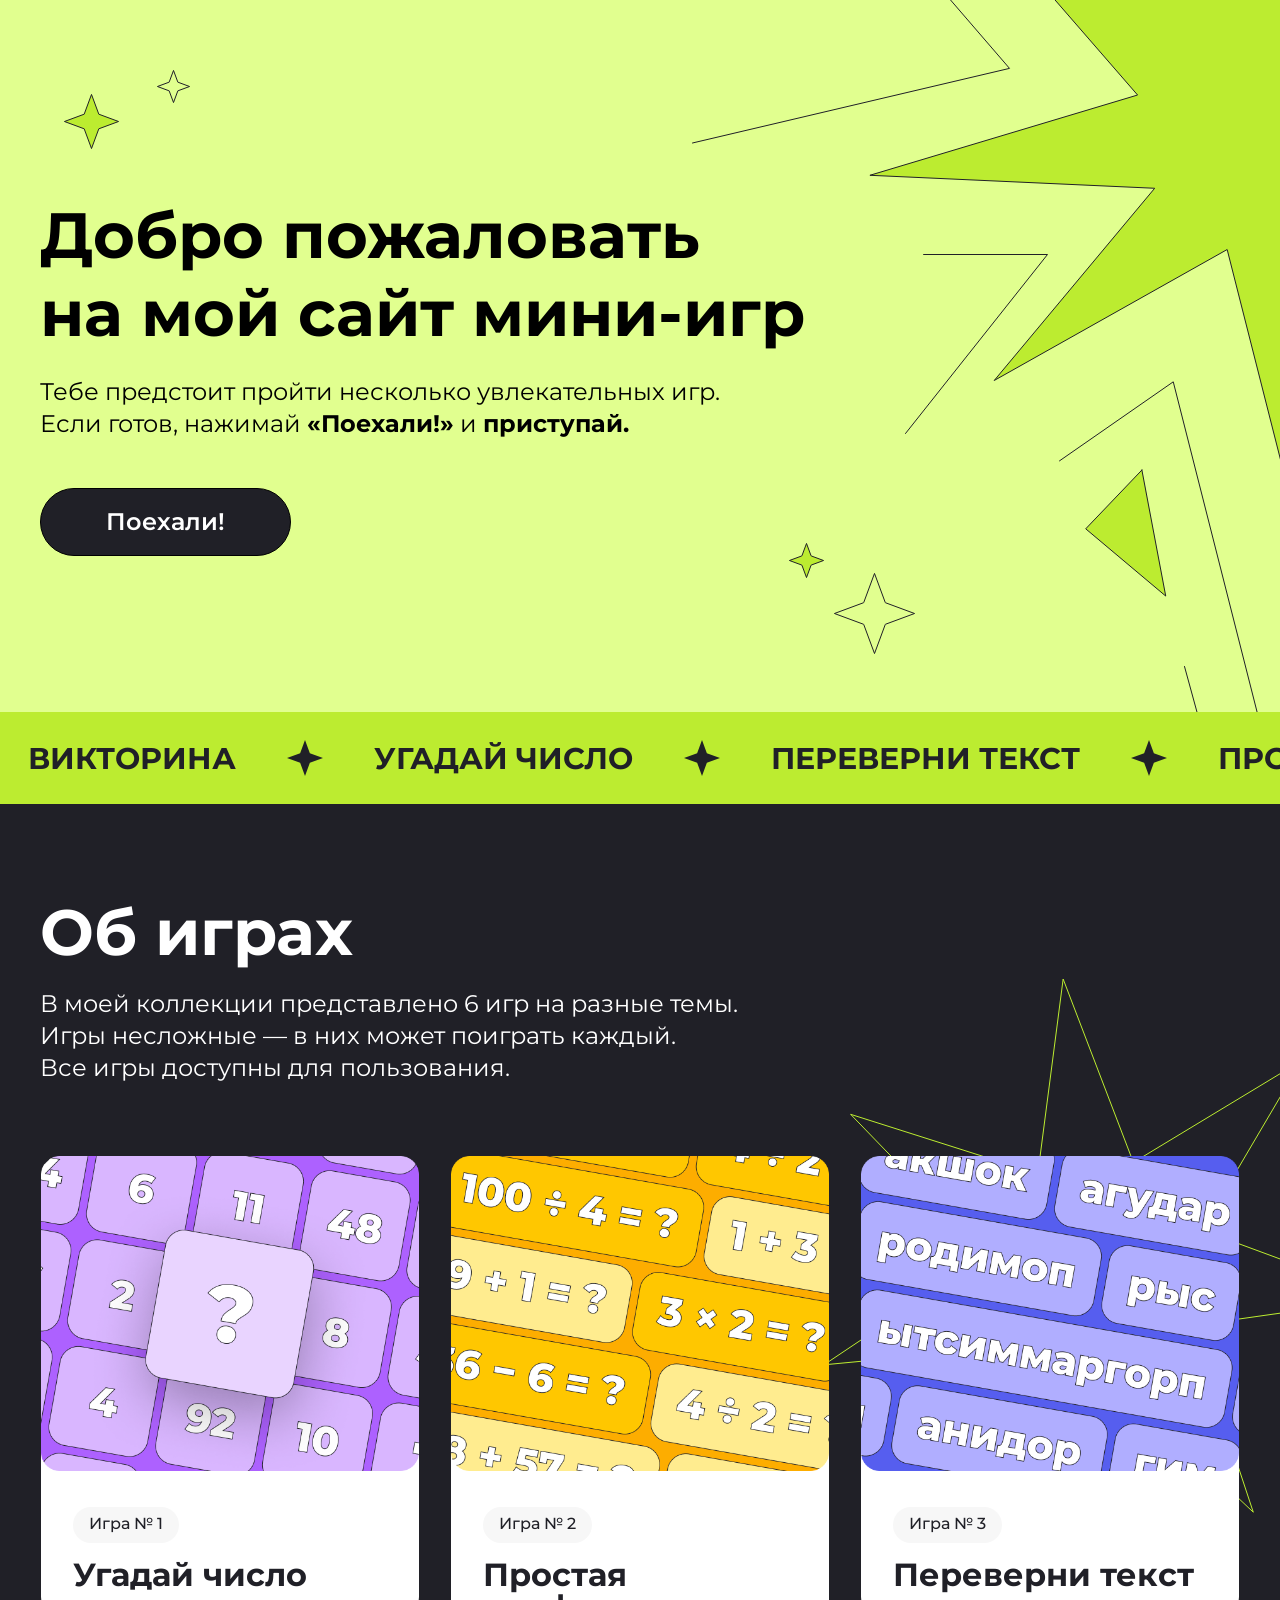
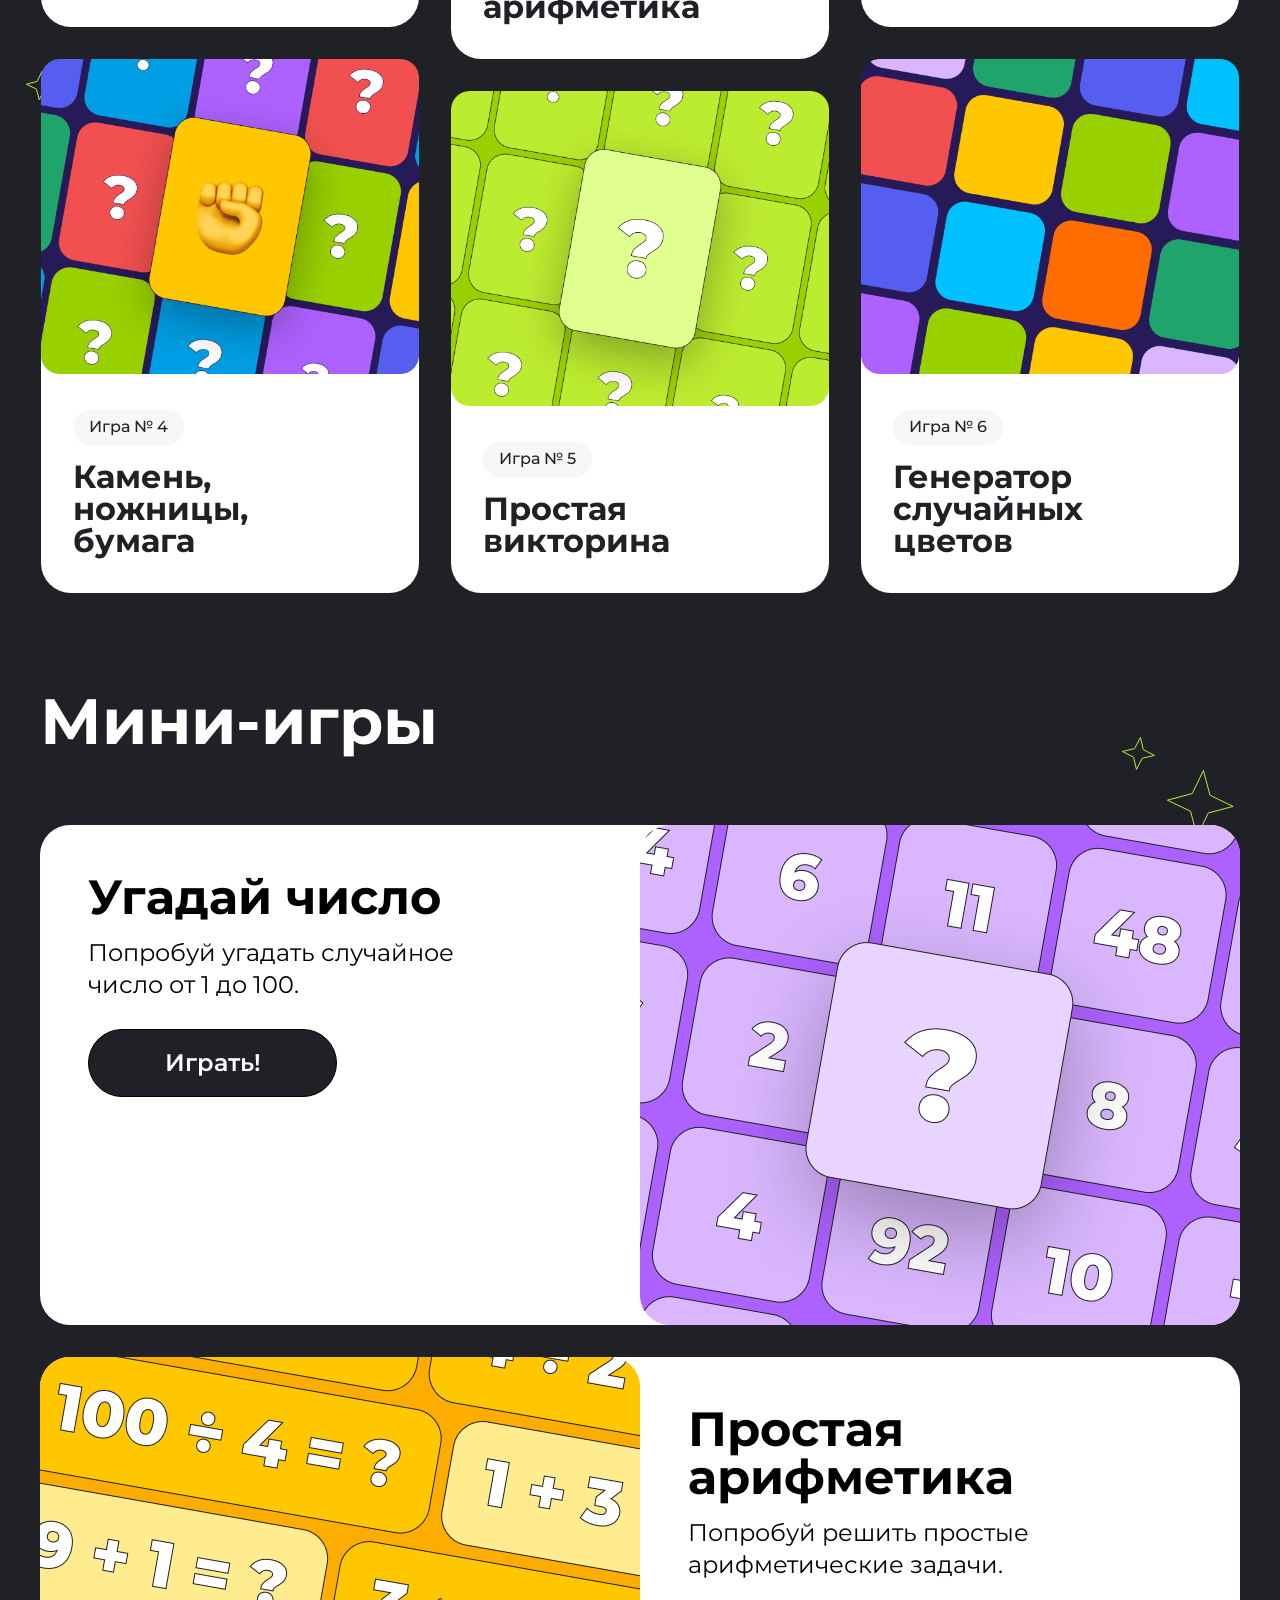
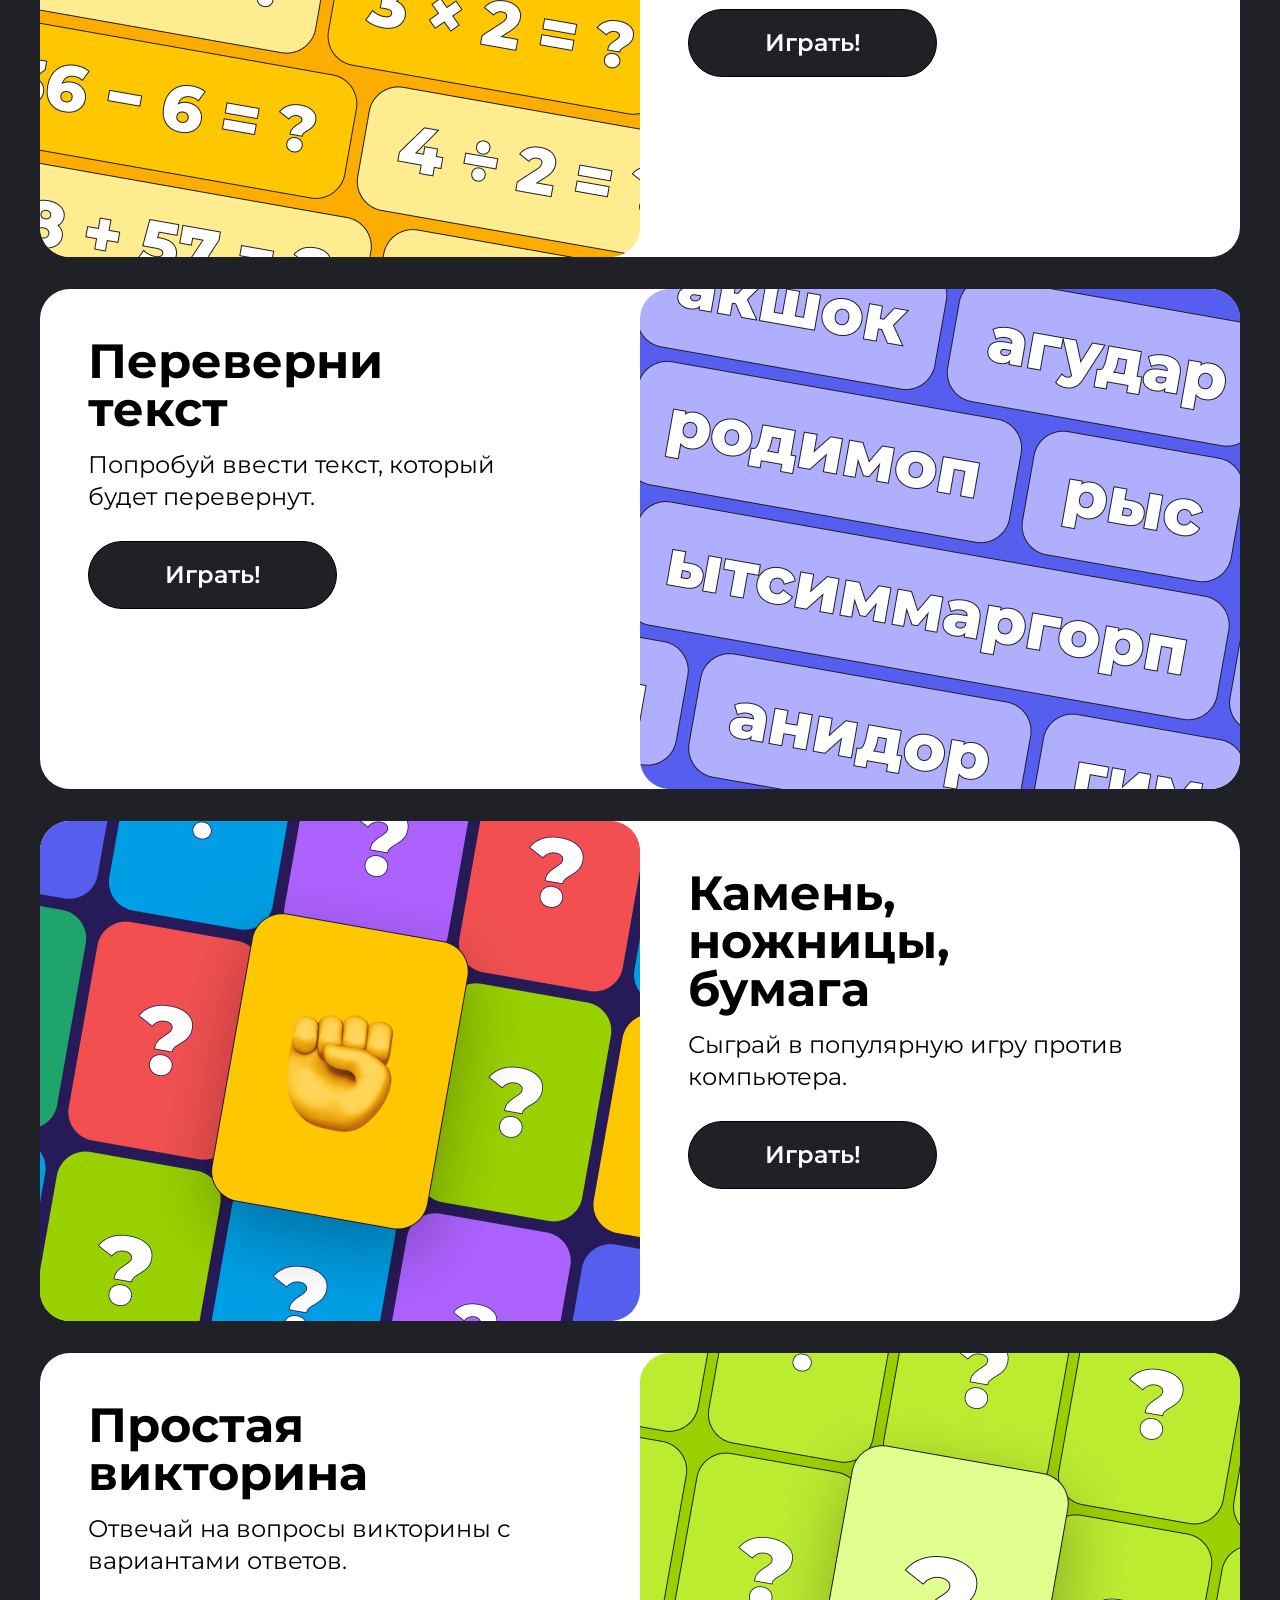
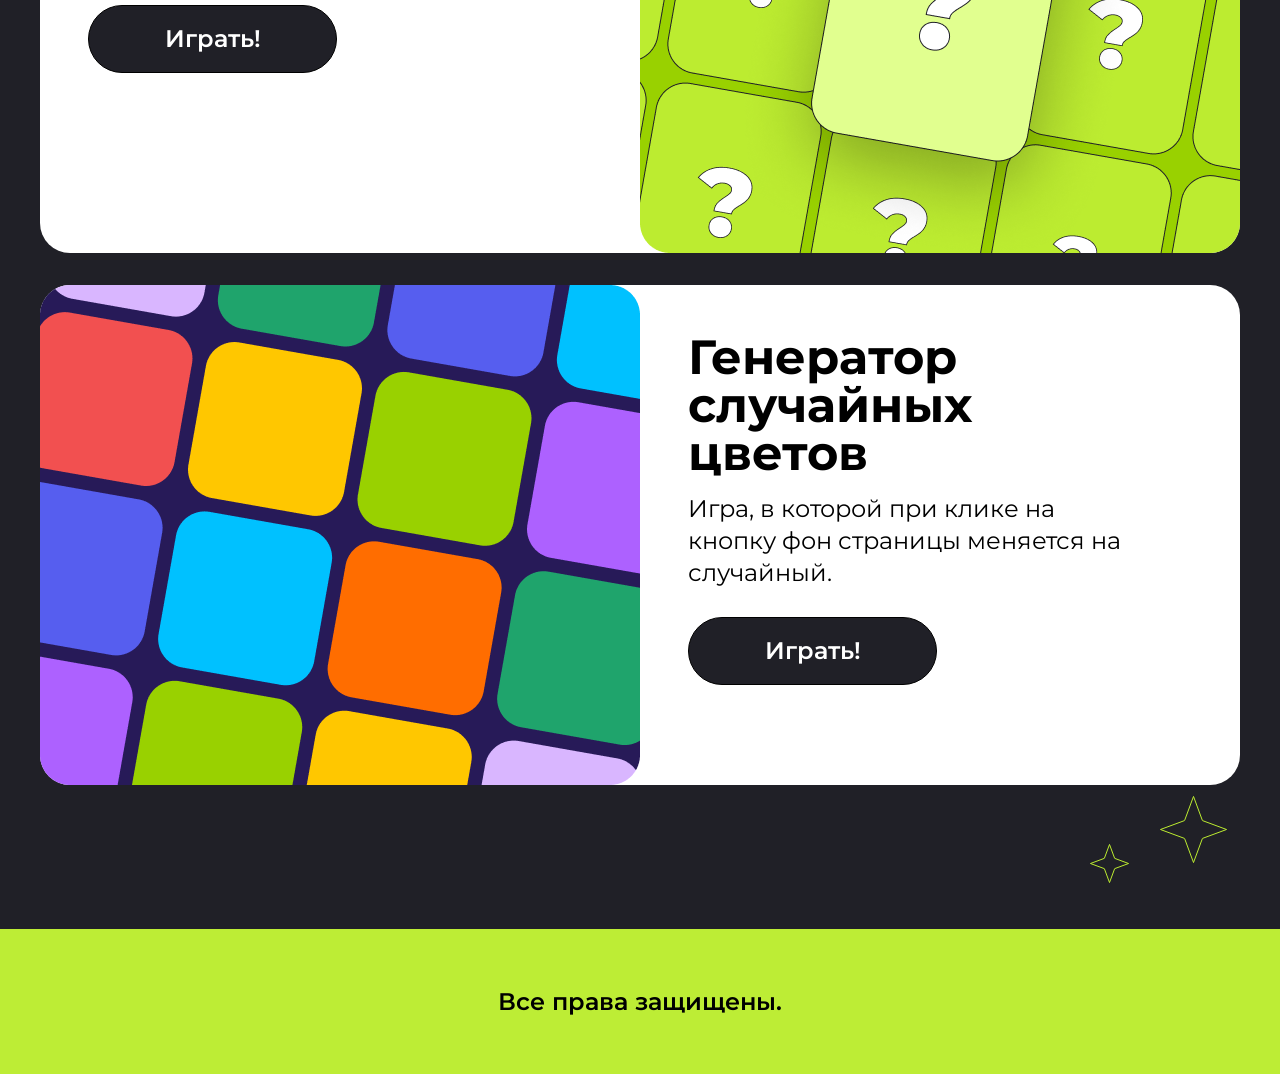
<file: index.html>
<!DOCTYPE html>
<html lang="en">

<head>
    <meta charset="UTF-8" />
    <meta name="viewport" content="width=device-width, initial-scale=1.0" />
    <title>Document</title>
    <link rel="preconnect" href="https://fonts.googleapis.com">
    <link rel="preconnect" href="https://fonts.gstatic.com" crossorigin>
    <link href="https://fonts.googleapis.com/css2?family=Montserrat:ital,wght@0,100..900;1,100..900&display=swap"
        rel="stylesheet">
    <link rel="stylesheet" type="text/css" href="style.css" />
</head>

<body>
    <section class="top">
        <div class="top__info center">
            <h1 class="top__title">Добро пожаловать<br>на мой сайт мини-игр</h1>
            <p class="top__subtitle">Тебе предстоит пройти несколько увлекательных игр. Если готов,
                нажимай <b>«Поехали!»</b> и <b>приступай.</b></p>
            <a class="top__button" href="#about">Поехали!</a>
        </div>
        <svg class="star_1 bg_elements" width="57" height="57" viewBox="0 0 57 57" fill="none">
            <path
                d="M35.7285 20.9756L35.8086 21.1914L36.0244 21.2715L55.5586 28.5L36.0244 35.7285L35.8086 35.8086L35.7285 36.0244L28.5 55.5586L21.2715 36.0244L21.1914 35.8086L20.9756 35.7285L1.44043 28.5L20.9756 21.2715L21.1914 21.1914L21.2715 20.9756L28.5 1.44043L35.7285 20.9756Z"
                fill="#BCEC30" stroke="#202027" />
        </svg>

        <svg class="star_2 bg_elements" width="35" height="35" viewBox="0 0 35 35" fill="none">
            <path
                d="M21.7578 12.9473L21.8379 13.1621L22.0527 13.2422L33.5586 17.5L22.0527 21.7578L21.8379 21.8379L21.7578 22.0527L17.5 33.5586L13.2422 22.0527L13.1621 21.8379L12.9473 21.7578L1.44043 17.5L12.9473 13.2422L13.1621 13.1621L13.2422 12.9473L17.5 1.44043L21.7578 12.9473Z"
                stroke="#202027" />
        </svg>

        <svg class="star_3 bg_elements" width="37" height="37" viewBox="0 0 37 37" fill="none">
            <path
                d="M23.0273 13.6768L23.1074 13.8926L23.3232 13.9727L35.5586 18.5L23.3232 23.0273L23.1074 23.1074L23.0273 23.3232L18.5 35.5586L13.9727 23.3232L13.8926 23.1074L13.6768 23.0273L1.44043 18.5L13.6768 13.9727L13.8926 13.8926L13.9727 13.6768L18.5 1.44043L23.0273 13.6768Z"
                fill="#BCEC30" stroke="#202027" />
        </svg>

        <svg class="star_4 bg_elements" width="83" height="83" viewBox="0 0 83 83" fill="none">
            <path
                d="M52.2402 30.4648L52.3193 30.6807L52.5352 30.7598L81.5586 41.5L52.5352 52.2402L52.3193 52.3193L52.2402 52.5352L41.5 81.5586L30.7598 52.5352L30.6807 52.3193L30.4648 52.2402L1.44043 41.5L30.4648 30.7598L30.6807 30.6807L30.7598 30.4648L41.5 1.44043L52.2402 30.4648Z"
                stroke="#202027" />
        </svg>

        <svg class="super_star bg_elements invisible-mob" width="413" height="528" viewBox="0 0 413 528" fill="none">
            <path
                d="M533.96 48.4061C543.388 51.031 805.793 161.965 805.793 161.965L527.388 191.848L703.271 417.66L455.314 263.412L430.049 524.856L360.161 249.531L127.215 380.493L287.683 188.266L2.90706 175.289L270.58 95.0267L71.6813 -134.041L351.313 -2.49639L415.308 -256.31L444.045 -1.9517L698.758 -177.398L533.96 48.4061Z"
                fill="#BCEC30" stroke="#202027" stroke-miterlimit="10" stroke-linecap="round" />
        </svg>

        <svg class="big_star bg_elements" width="160" height="155" viewBox="0 0 160 155" fill="none">
            <path
                d="M163.245 10.1084C166.091 10.8901 245.303 43.9262 245.303 43.9262L161.261 52.8254L214.355 120.072L139.504 74.1373L131.878 151.995L110.781 70.0034L40.4614 109.004L88.9017 51.7587L2.93664 47.8942L83.7388 23.992L23.6975 -44.2245L108.11 -5.05042L127.428 -80.6362L136.103 -4.88821L212.993 -57.1361L163.245 10.1084Z"
                fill="#BCEC30" stroke="#202027" stroke-miterlimit="10" stroke-linecap="round" />
        </svg>
        <svg class="ray_1 bg_elements invisible-mob" width="319" height="154" viewBox="0 0 319 154" fill="none">
            <path d="M241.293 -10L317.5 78.3799L0.5 153" stroke="#202027" stroke-linecap="round" />
        </svg>

        <svg class="ray_2 bg_elements invisible-mob" width="144" height="180" viewBox="0 0 144 180" fill="none">
            <path d="M18.5824 0.5H142.5L0.5 179.5" stroke="#202027" stroke-linecap="round" />
        </svg>

        <svg class="ray_3 bg_elements invisible-mob" width="216" height="420" viewBox="0 0 216 420" fill="none">
            <path d="M0.5 79.8677L114.26 0.822235L220.382 418.822" stroke="#202027" stroke-linecap="round" />
        </svg>

        <svg class="ray_4 bg_elements invisible-mob" width="35" height="125" viewBox="0 0 35 125" fill="none">
            <path d="M0.5 0.500122L34.5 124.5" stroke="#202027" stroke-linecap="round" />
        </svg>

        <svg class="triangle bg_elements invisible-mob" width="82" height="129" viewBox="0 0 82 129" fill="none">
            <path d="M56.8884 1.04858L0.729492 59.8133L80.7295 127.049L56.8884 1.04858Z" fill="#BCEC30" stroke="#202027"
                stroke-linecap="round" />
        </svg>
        <div class="ribbon">
            <div class="ribbon-track">
                <div class="ribbon-flex">
                    <a class="ribbon__link" href="#">Викторина</a>
                    <img class="ribbon__delimiter" src="./img/Star_delimiter.svg" alt="star">
                    <a class="ribbon__link" href="#">угадай число</a>
                    <img class="ribbon__delimiter" src="./img/Star_delimiter.svg" alt="star">
                    <a class="ribbon__link" href="#">Переверни текст</a>
                    <img class="ribbon__delimiter" src="./img/Star_delimiter.svg" alt="star">
                    <a class="ribbon__link" href="#">Простая арифметика</a>
                    <img class="ribbon__delimiter" src="./img/Star_delimiter.svg" alt="star">
                    <a class="ribbon__link" href="#">Камень, ножницы, бумага</a>
                    <img class="ribbon__delimiter" src="./img/Star_delimiter.svg" alt="star">
                    <a class="ribbon__link" href="#">Генератор случайных цветов</a>
                    <img class="ribbon__delimiter" src="./img/Star_delimiter.svg" alt="star">
                </div>

                <div class="ribbon-flex">
                    <a class="ribbon__link" href="#">Викторина</a>
                    <img class="ribbon__delimiter" src="./img/Star_delimiter.svg" alt="star">
                    <a class="ribbon__link" href="#">угадай число</a>
                    <img class="ribbon__delimiter" src="./img/Star_delimiter.svg" alt="star">
                    <a class="ribbon__link" href="#">Переверни текст</a>
                    <img class="ribbon__delimiter" src="./img/Star_delimiter.svg" alt="star">
                    <a class="ribbon__link" href="#">Простая арифметика</a>
                    <img class="ribbon__delimiter" src="./img/Star_delimiter.svg" alt="star">
                    <a class="ribbon__link" href="#">Камень, ножницы, бумага</a>
                    <img class="ribbon__delimiter" src="./img/Star_delimiter.svg" alt="star">
                    <a class="ribbon__link" href="#">Генератор случайных цветов</a>
                    <img class="ribbon__delimiter" src="./img/Star_delimiter.svg" alt="star">
                </div>
            </div>
        </div>
    </section>
    <section class="about-games center" id="about">
        <h2 class="about-games__title">Об играх</h2>
        <p class="about-games__desc">В моей коллекции представлено 6 игр на разные темы.<br>Игры несложные — в них может
            поиграть каждый.<br>Все игры доступны для пользования.</p>
        <div class="about-content">
            <a class="about-content__links" href="#mini_guessthenumber">
                <article class="gamecard">
                    <img class="gamecard__image" src="./img/guessTHEnumber.png" alt="Угадай число" />
                    <span class="gamecard__number">Игра № 1</span>
                    <h3 class="gamecard__name">Угадай число</h3>
                </article>
            </a>
            <a class="about-content__links" href="#mini_simpleMath">
                <article class="gamecard">
                    <img class="gamecard__image" src="./img/simpleMath.png" alt="Простая арифметика" />
                    <span class="gamecard__number">Игра № 2</span>
                    <h3 class="gamecard__name">Простая арифметика</h3>
                </article>
            </a>
            <a class="about-content__links" href="#mini_textRoll">
                <article class="gamecard">
                    <img class="gamecard__image" src="./img/textRoll.png" alt="Переверни текст" />
                    <span class="gamecard__number">Игра № 3</span>
                    <h3 class="gamecard__name">Переверни текст</h3>
                </article>
            </a>
            <a class="about-content__links" href="#mini_rockPaperScissors">
                <article class="gamecard">
                    <img class="gamecard__image" src="./img/rockPaperScissors.png" alt="Камень, ножницы, бумага" />
                    <span class="gamecard__number">Игра № 4</span>
                    <h3 class="gamecard__name">Камень, ножницы, <br>бумага</h3>
                </article>
            </a>
            <a class="about-content__links about-content__links_alignment" href="#mini_simpleQuiz">
                <article class="gamecard">
                    <img class="gamecard__image" src="./img/simpleQuiz.png" alt="Простая викторина" />
                    <span class="gamecard__number">Игра № 5</span>
                    <h3 class="gamecard__name">Простая викторина</h3>
                </article>
            </a>
            <a class="about-content__links" href="#mini_rndColorGenerator">
                <article class="gamecard">
                    <img class="gamecard__image" src="./img/rndColorGenerator.png" alt="Генератор случайных цветов" />
                    <span class="gamecard__number">Игра № 6</span>
                    <h3 class="gamecard__name">Генератор случайных цветов</h3>
                </article>
            </a>
        </div>
        <svg class="about-games__smallstar bg_elements" width="32" height="32" viewBox="0 0 32 32" fill="none">
            <path
                d="M19.7299 11.9161L19.7892 12.1376L19.9965 12.2378L29.7633 16.9489L19.282 19.7302L19.0596 19.7894L18.9593 19.9966L14.2472 29.7633L11.467 19.2822L11.4077 19.0597L11.2015 18.9596L1.43379 14.2474L11.9159 11.4672L12.1374 11.4079L12.2375 11.2016L16.9487 1.43385L19.7299 11.9161Z"
                stroke="#BCEC30" />
        </svg>
        <svg class="about-games__medstar bg_elements" width="55" height="55" viewBox="0 0 55 55" fill="none">
            <path
                d="M34.7324 20.6642L34.7916 20.8867L34.999 20.9859L52.9165 29.6301L33.6881 34.7321L33.4657 34.7914L33.3655 34.9986L24.7213 52.9162L19.6193 33.6878L19.561 33.4654L19.3538 33.3652L1.43523 24.7209L20.6646 19.619L20.887 19.5607L20.9862 19.3534L29.6305 1.43487L34.7324 20.6642Z"
                stroke="#BCEC30" />
        </svg>
        <svg class="about-games__bigstar bg_elements" width="458" height="567" viewBox="0 0 458 567" fill="none">
            <path
                d="M311.162 184.877L311.375 185.435L311.886 185.126L479.433 83.8166L380.125 252.557L379.822 253.073L380.383 253.28L564.053 321.108L370.209 348.674L369.617 348.758L369.804 349.326L431.29 535.214L288.88 400.849L288.444 400.439L288.117 400.94L181.119 564.91L197.379 369.793L197.429 369.197L196.833 369.254L1.9221 387.833L164.611 278.892L165.107 278.56L164.691 278.129L28.6398 137.326L215.247 196.597L215.818 196.778L215.895 196.186L241.152 2.02586L311.162 184.877Z"
                stroke="#BCEC30" />
        </svg>
    </section>
    <section class="mini-games center">
        <h2 class="mini-games__title">Мини-игры</h2>
        <div class="mini-content">
            <article class="game" id="mini_guessthenumber">
                <div class="game__overview">
                    <h3 class="game__name">Угадай число</h3>
                    <span class="game__desc">Попробуй угадать случайное число от 1 до 100.</span>
                    <a class="game__button" onclick="guessTheNumber()" >Играть!</a>
                </div>
                <img class="game__image" src="./img/guessTHEnumber.png" alt="Угадай число" />
            </article>
            <article class="game" id="mini_simpleMath">
                <div class="game__overview">
                    <h3 class="game__name">Простая арифметика</h3>
                    <span class="game__desc">Попробуй решить простые арифметические задачи.</span>
                    <a class="game__button" onclick="simpleMath()">Играть!</a>
                </div>
                <img class="game__image" src="./img/simpleMath.png" alt="Простая арифметика" />
            </article>
            <article class="game" id="mini_textRoll">
                <div class="game__overview">
                    <h3 class="game__name">Переверни текст</h3>
                    <span class="game__desc">Попробуй ввести текст, который будет перевернут.</span>
                    <a class="game__button" onclick="textRoll()">Играть!</a>
                </div>
                <img class="game__image" src="./img/textRoll.png" alt="Переверни текст" />
            </article>
            <article class="game" id="mini_rockPaperScissors">
                <div class="game__overview">
                    <h3 class="game__name">Камень, ножницы, бумага</h3>
                    <span class="game__desc">Сыграй в популярную игру против компьютера.</span>
                    <a class="game__button" onclick="rockPaperScissors()">Играть!</a>
                </div>
                <img class="game__image" src="./img/rockPaperScissors.png" alt="Камень, ножницы, бумага" />
            </article>
            <article class="game" id="mini_simpleQuiz">
                <div class="game__overview">
                    <h3 class="game__name">Простая викторина</h3>
                    <span class="game__desc">Отвечай на вопросы викторины с вариантами ответов.</span>
                    <a class="game__button" onclick="simpleQuiz()">Играть!</a>
                </div>
                <img class="game__image" src="./img/simpleQuiz.png" alt="Простая викторина" />
            </article>
            <article class="game" id="mini_rndColorGenerator">
                <div class="game__overview">
                    <h3 class="game__name">Генератор случайных цветов</h3>
                    <span class="game__desc">Игра, в которой при клике на кнопку фон страницы меняется на
                        случайный.</span>
                    <a class="game__button" href="#">Играть!</a>
                </div>
                <img class="game__image" src="./img/rndColorGenerator.png" alt="Генератор случайных цветов" />
            </article>
        </div>
        <svg class="mini-games__star1 bg_elements" width="35" height="35" viewBox="0 0 35 35" fill="none">
            <path
                d="M22.2469 13.4283L22.2998 13.6524L22.5041 13.7585L33.446 19.4276L21.4491 22.2469L21.2251 22.2997L21.119 22.504L15.4488 33.4458L12.6306 21.449L12.5777 21.225L12.3734 21.1189L1.43062 15.4486L13.4284 12.6305L13.6524 12.5776L13.7585 12.3734L19.4278 1.43043L22.2469 13.4283Z"
                stroke="#BCEC30" />
        </svg>

        <svg class="mini-games__star2 bg_elements" width="69" height="69" viewBox="0 0 69 69" fill="none">
            <path
                d="M43.9327 26.0287L43.991 26.251L44.1982 26.3512L67.1165 37.4068L42.5217 43.9326L42.2993 43.9909L42.2001 44.1982L31.1435 67.1164L24.6187 42.5216L24.5595 42.2992L24.3522 42.2L1.434 31.1434L26.0287 24.6186L26.2512 24.5593L26.3514 24.3521L37.407 1.43385L43.9327 26.0287Z"
                stroke="#BCEC30" />
        </svg>

        <svg class="mini-games__star3 bg_elements" width="41" height="41" viewBox="0 0 41 41" fill="none">
            <path
                d="M25.5684 15.1367L25.6475 15.3525L25.8633 15.4316L39.5586 20.5L25.8633 25.5684L25.6475 25.6475L25.5684 25.8633L20.5 39.5586L15.4316 25.8633L15.3525 25.6475L15.1367 25.5684L1.44043 20.5L15.1367 15.4316L15.3525 15.3525L15.4316 15.1367L20.5 1.44043L25.5684 15.1367Z"
                stroke="#BCEC30" />
        </svg>

        <svg class="mini-games__star4 bg_elements" width="69" height="69" viewBox="0 0 69 69" fill="none">
            <path
                d="M43.3496 25.3555L43.4287 25.5713L43.6445 25.6504L67.5586 34.5L43.6445 43.3496L43.4287 43.4287L43.3496 43.6445L34.5 67.5586L25.6504 43.6445L25.5713 43.4287L25.3555 43.3496L1.44043 34.5L25.3555 25.6504L25.5713 25.5713L25.6504 25.3555L34.5 1.44043L43.3496 25.3555Z"
                stroke="#BCEC30" />
        </svg>
    </section>
    <footer class="footer" id="bottom">
        <span class="footer__disclaimer">Все права защищены.</span>
    </footer>
    <script src="./simpleQuiz.js"></script>
    <script src="./guessTheNumber.js"></script>
    <script src="./simpleMath.js"></script>
    <script src="./textRoll.js"></script>
    <script src="./rockPaperScissors.js"></script>
</body>

</html>
</file>
<file: style.css>
* {
  margin: 0;
  padding: 0;
  z-index: 2;
}

a {
  text-decoration: none;
}

.center {
  padding-left: calc(50% - 600px);
  padding-right: calc(50% - 600px);
}

body {
  font-family: "Montserrat", sans-serif;
  font-size: 16px;
  background-color: #202027;
}

.top {
  background-color: #E1FF8F;
  background-repeat: no-repeat;
  background-position: center, center;
  background-size: cover;
  padding-top: 196px;
  position: relative;
  z-index: 0;
  overflow: hidden;
  margin-bottom: 96px;
}

.top__info {
  max-width: 769px;
  position: relative;
}

.top__title {
  font-family: Montserrat;
  font-weight: 700;
  font-size: 64px;
  letter-spacing: 0px;
  vertical-align: middle;
}

.top__subtitle {
  font-family: Montserrat;
  font-weight: 400;
  font-size: 24px;
  line-height: 32px;
  letter-spacing: 0px;
  vertical-align: middle;
  margin-top: 24px;
  padding-right: 24px;
}

.top__button {
  display: inline-block;
  border: 1px solid #000000;
  border-radius: 60px;
  padding: 16px 65px;
  background: #202027;
  font-family: Montserrat;
  font-weight: 600;
  font-size: 24px;
  line-height: 142%;
  letter-spacing: 0%;
  text-align: center;
  color: #FFFFFF;
  margin-top: 48px;
  transition: all 0.5s;
}

.top__button:hover, .game__button:hover {
  color: #000000;
  background-color: #ffffff;
}


.bg_elements {
  position: absolute;
  z-index: 1;
}

.star_1 {
  top: 93px;
  left: 63px;
}

.star_2 {
  top: 69px;
  left: 156px;
}

.star_3 {
  bottom: 225px;
  right: 455px;
}

.star_4 {
  bottom: 149px;
  right: 364px;
}

.big_star {
  display: none;
  top: 0px;
  right: 0px;
}

.super_star {
  top: 0px;
  right: 0px;
}

.ray_1 {
  top: -10px;
  right: 269px;
}

.ray_2 {
  top: 254px;
  right: 231px;
}

.ray_3 {
  bottom: 3px;
  right: 5px;
}

.ray_4 {
  bottom: 13px;
  right: 61px;
}

.triangle {
  bottom: 206px;
  right: 113px;
}

.ribbon {
  overflow: hidden;
  margin-top: 156px;
  white-space: nowrap;
  background-color: #BCEC30;
  padding: 28px;
  width: 100%;
  position: relative;
  z-index: 2;
}

.ribbon-track {
  display: flex;
  width: max-content;
  animation: scroll 15s linear infinite;
}

.ribbon-flex {
  display: flex;
  align-items: center;
  column-gap: 51px;
  padding-right: 51px;
}

.ribbon__link {
  font-family: Montserrat;
  font-weight: 700;
  font-size: 30px;
  line-height: 110%;
  letter-spacing: 4%;
  text-transform: uppercase;
  color: #202027;
}

@keyframes scroll {
  0% {
    transform: translateX(0);
  }

  100% {
    transform: translateX(-50%);
  }
}

.ribbon:hover {
  animation-play-state: paused;
}

.about-games, .mini-games {
  padding-bottom: 96px;
  background-color: #202027;
  position: relative;
}

.about-games__title, .mini-games__title {
  color: #FFFFFF;
  font-weight: 700;
  font-size: 64px;
  line-height: 100%;
  letter-spacing: 0px;
}

.about-games__desc {
  color: #FFFFFF;
  font-weight: 400;
  font-size: 24px;
  line-height: 32px;
  letter-spacing: 0px;
  margin-top: 24px;
}

.about-content {
  display: flex;
  flex-wrap: wrap;
  column-gap: 32px;
  margin-top: 72px;
  justify-content: center;
  align-items: flex-start;
}

.about-content__links {
  height: fit-content;
}

.about-content__links_alignment {
  align-self: flex-end;
}


.gamecard {
  border-radius: 30px;
  max-width: 378px;
  background-color: #fff;
  z-index: 2;
  transition: transform 0.7s;
}

.game {
  border-radius: 30px;
  background-color: #fff;
  display: flex;
  justify-content: space-between;
  flex-wrap: wrap;
}

.game:nth-child(2n) {
  flex-direction: row-reverse;
}

.gamecard__image, .game__image {
  width: 100%;
  flex: 1;
}

.game__name {
  font-weight: 700;
  font-size: 48px;
  line-height: 100%;
  letter-spacing: 0px;
  vertical-align: middle;
}

.game__desc {
  font-weight: 400;
  font-size: 24px;
  line-height: 32px;
  letter-spacing: 0px;
  vertical-align: middle;
}

.game__button {
  display: inline-block;
  width: fit-content;
  border: 1px solid #000000;
  border-radius: 60px;
  padding: 16px 75.5px;
  background: #202027;
  font-family: Montserrat;
  font-weight: 600;
  font-size: 24px;
  line-height: 142%;
  letter-spacing: 0%;
  text-align: center;
  color: #FFFFFF;
  margin-top: 12px;
  transition: all 0.5s;

}

.gamecard__number {
  margin-top: 32px;
  margin-left: 32px;
  display: inline-block;
  background-color: #F7F7F7;
  font-weight: 500;
  font-size: 16px;
  line-height: 110%;
  letter-spacing: 0px;
  vertical-align: bottom;
  border-radius: 52.58px;
  padding: 8px 16px 10px 16px;
  color: #202027;
}

.gamecard__name {
  display: inline-block;
  margin: 16px 32px 36px 32px;
  font-weight: 700;
  font-size: 32px;
  line-height: 100%;
  color: #202027;
}

.gamecard:hover {
  transform: scale(1.05);
}

.mini-content {
  margin-top: 72px;
  display: flex;
  flex-direction: column;
  row-gap: 32px;
}

.game__overview {
  flex: 1;
  display: flex;
  flex-direction: column;
  margin: 48px 48px;
  margin-right: 108px;
  gap: 16px;
}

.about-games__smallstar {
  top: 770px;
  left: 25px;
}

.about-games__medstar {
  top: 822px;
  left: 40px;
}

.about-games__bigstar {
  top: 77px;
  right: 0px;
}

.mini-games__star1 {
  top: 47px;
  right: 124px;
}

.mini-games__star2 {
  top: 80px;
  right: 45px;
}

.mini-games__star3 {
  bottom: -3px;
  right: 150px;
}

.mini-games__star4 {
  bottom: 17px;
  right: 52px;
}

.footer {
  margin-top: 48px;
  background-color: #BDED35;
  padding-top: 61px;
  padding-bottom: 60px;
}

.footer__disclaimer {
  display: block;
  font-weight: 600;
  font-size: 24px;
  line-height: 100%;
  letter-spacing: 0px;
  text-align: center;
}

@media (max-width: 1198px) {
  .center {
    padding-left: calc(50% - 394px);
    padding-right: calc(50% - 394px);
  }

  .about-content {
    row-gap: 32px;
  }

  .invisible-mob {
    display: none;
  }

  .big_star {
    display: block;
  }

  .star_3 {
    right: 86px;
  }

  .star_4 {
    right: 34px;
  }

  .game:nth-child(n) {
    flex-direction: column-reverse;
  }
}

@media (max-width: 787px) {

  .center {
    padding-left: 16px;
    padding-right: 16px;
  }

  .about-games {
    display: none;
  }

  .top {
    padding-top: 147px;
    margin-bottom: 48px;
  }

  .top__title {
    font-size: 40px;
    text-align: center;
  }

  .top__subtitle {
    font-size: 16px;
    line-height: 100%;
    letter-spacing: 0px;
    text-align: center;
    vertical-align: middle;
    padding-left: 16px;
    padding-right: 16px;
  }

  .top__button {
    display: block;
    justify-self: center;
    padding: 16px 103.5px;
    font-size: 16px;
    margin-top: 36px;
  }

  .ribbon {
    padding: 16px;
    margin-top: 131px;
  }

  .ribbon__link {
    font-size: 16px;
  }

  .ribbon__delimiter {
    width: 19px;
    height: 19px;
  }

  .star_1 {
    top: 97px;
    left: 37px;
    width: 35px;
    height: 35px;
  }

  .star_2 {
    top: 64px;
    left: 91px;
    width: 21px;
    height: 21px;
  }

  .star_3 {
    bottom: 125px;
    width: 18px;
    height: 18px;
  }

  .star_4 {
    bottom: 79px;
    width: 39px;
    height: 41px;
  }

  .mini-games {
    padding-bottom: 10px;
  }

  .mini-games__title {
    font-size: 40px;
  }

  .mini-content {
    margin-top: 48px;
  }

  .game__overview {
    margin: 29px;
    margin-bottom: 32px;
  }

  .game__name {
    font-size: 32px;
  }

  .game__desc {
    font-size: 16px;
    line-height: 1.33;
  }

  .game__button {
    width: unset;
    font-size: 16px;
    margin-top: 16px;
  }

  .mini-games__star1, .mini-games__star2, .mini-games__star3, .mini-games__star4 {
    display: none;
  }

  .footer {
    margin-top: 0px;
    padding: 40px 92px;
  }

  .footer__disclaimer {
    font-size: 16px;
  }
}
</file>
